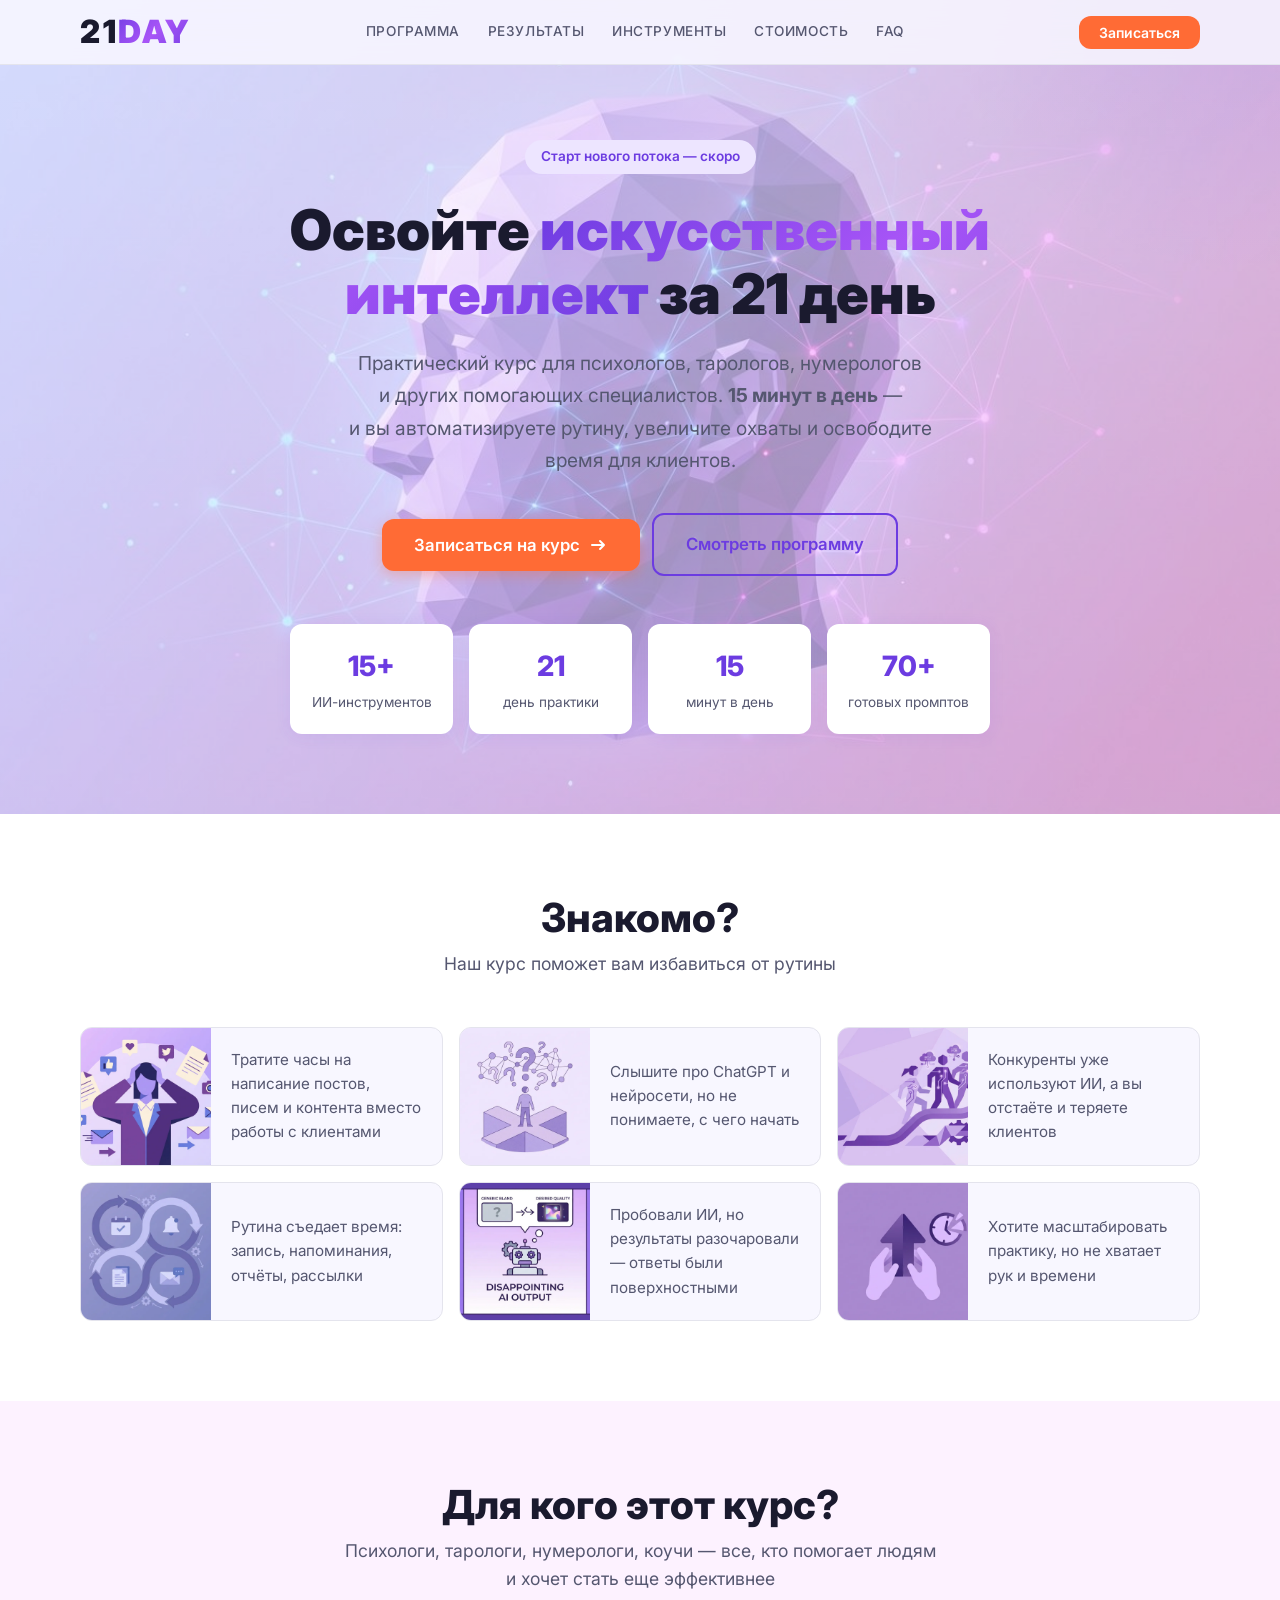
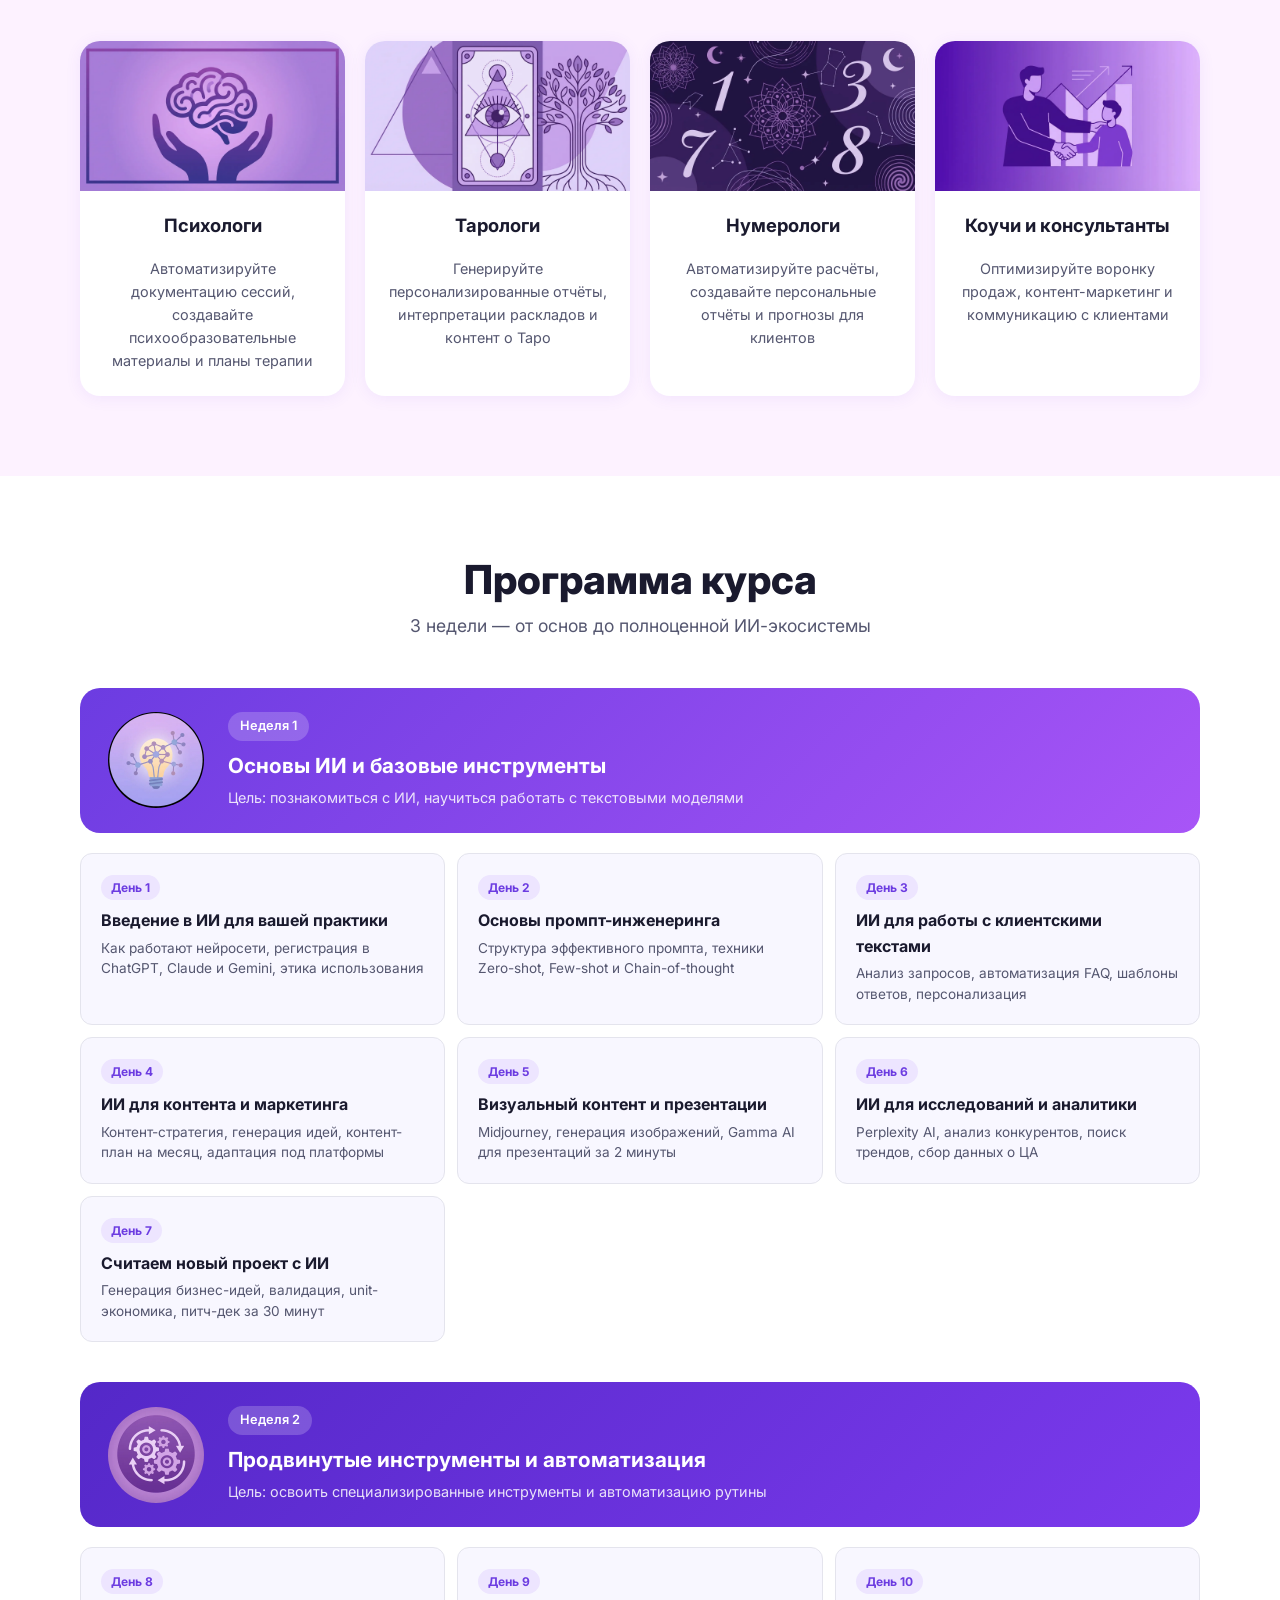
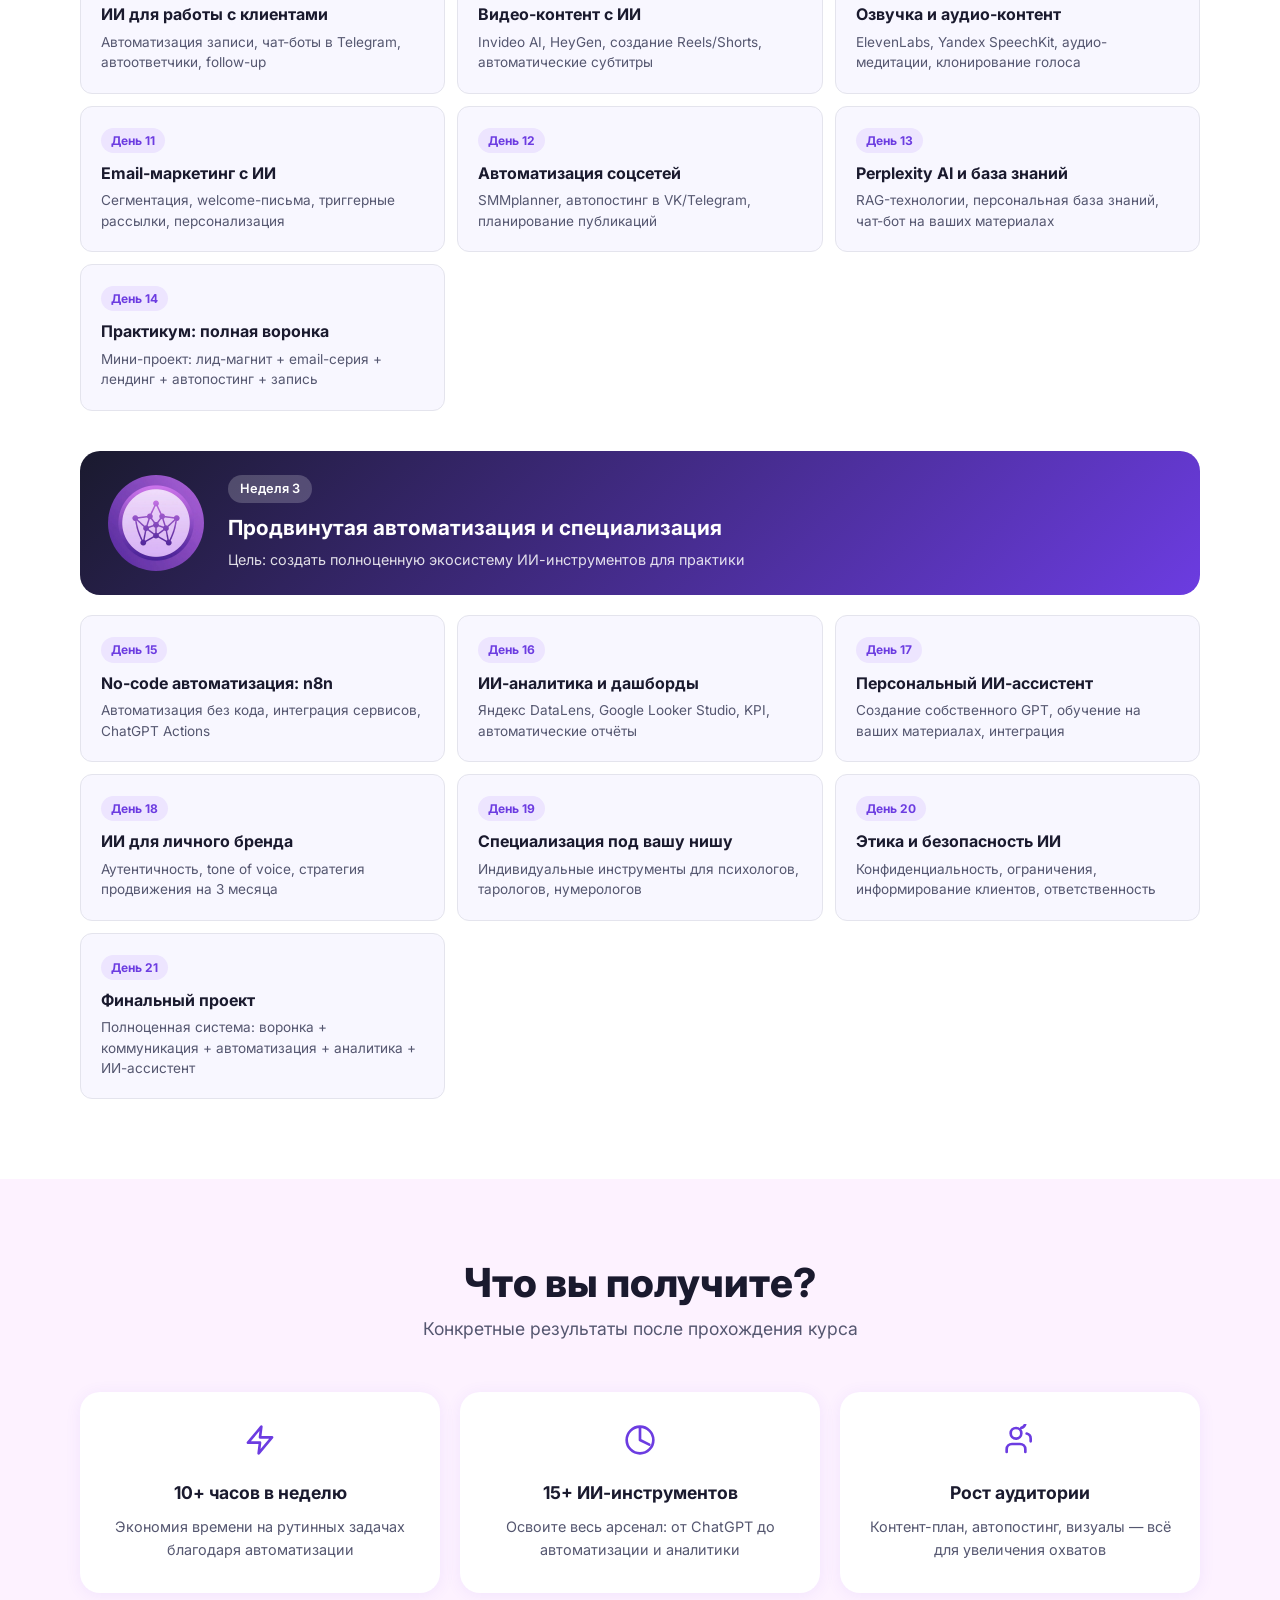
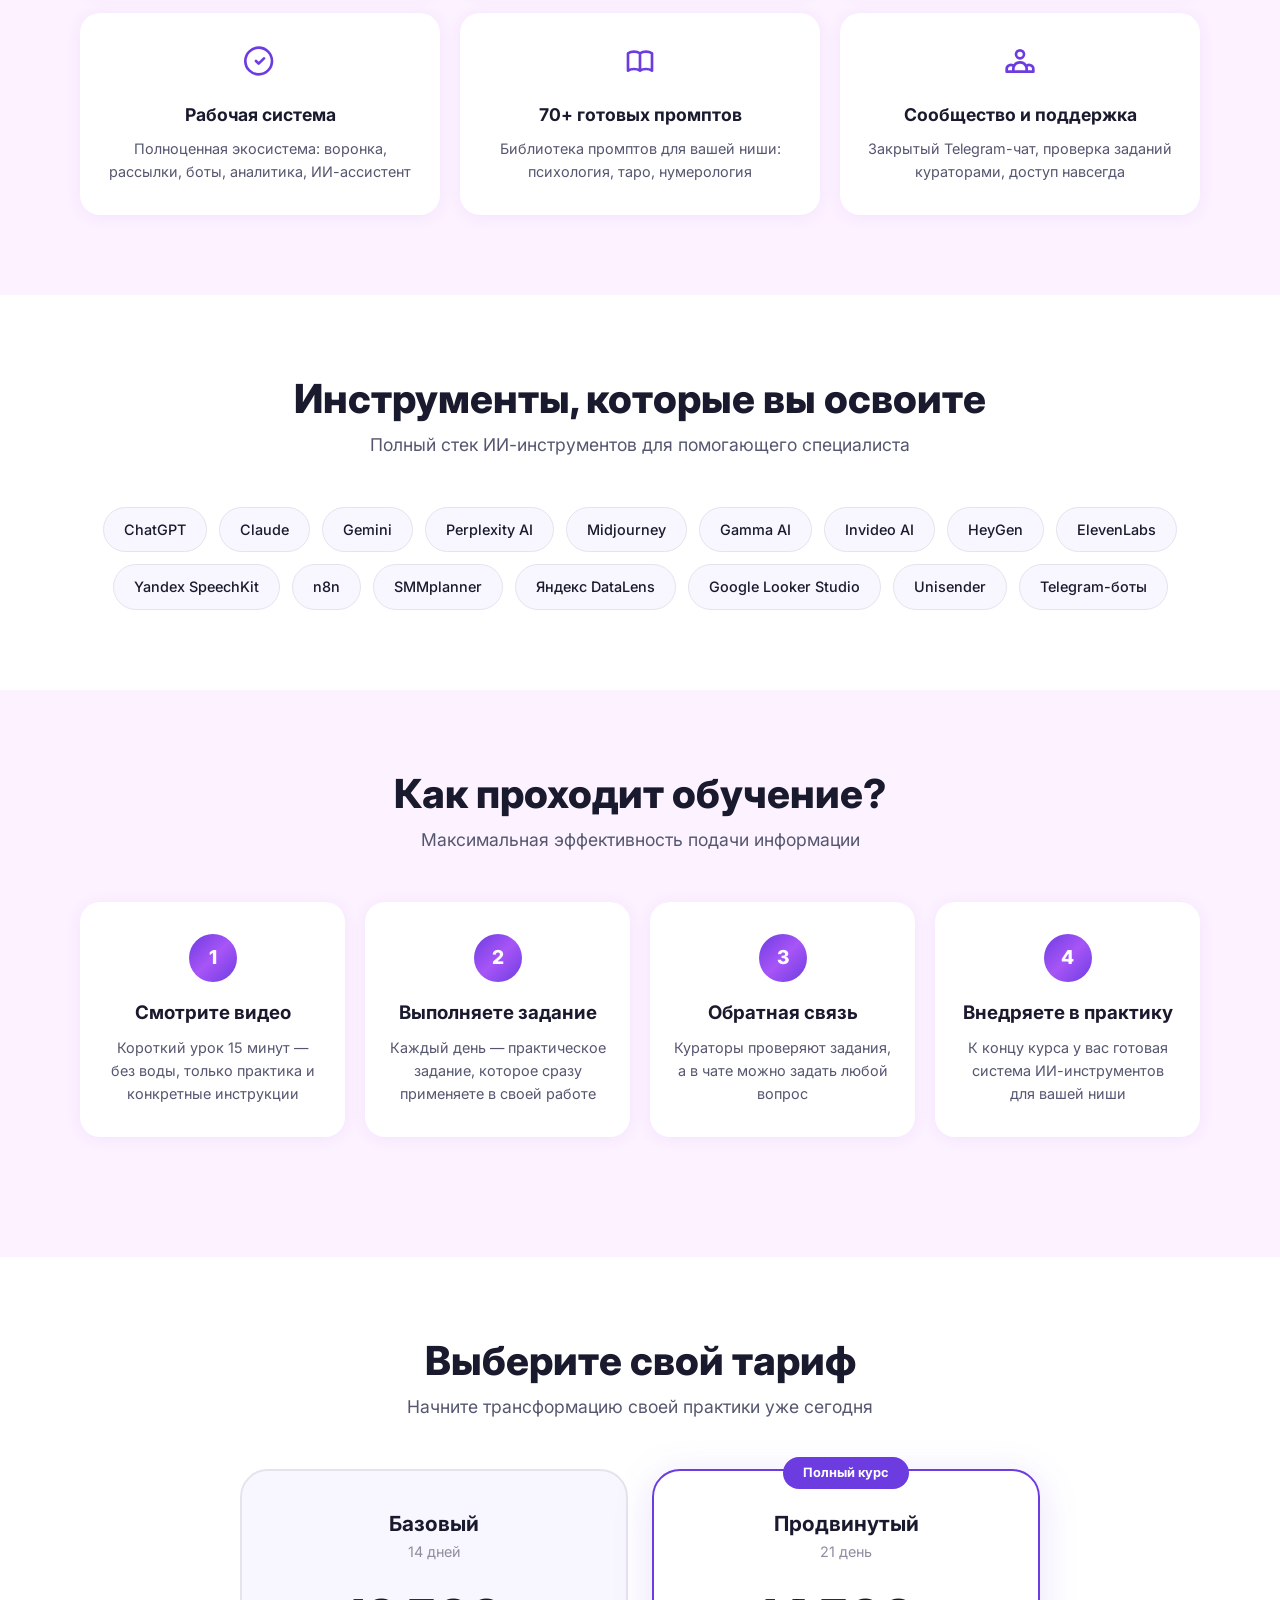
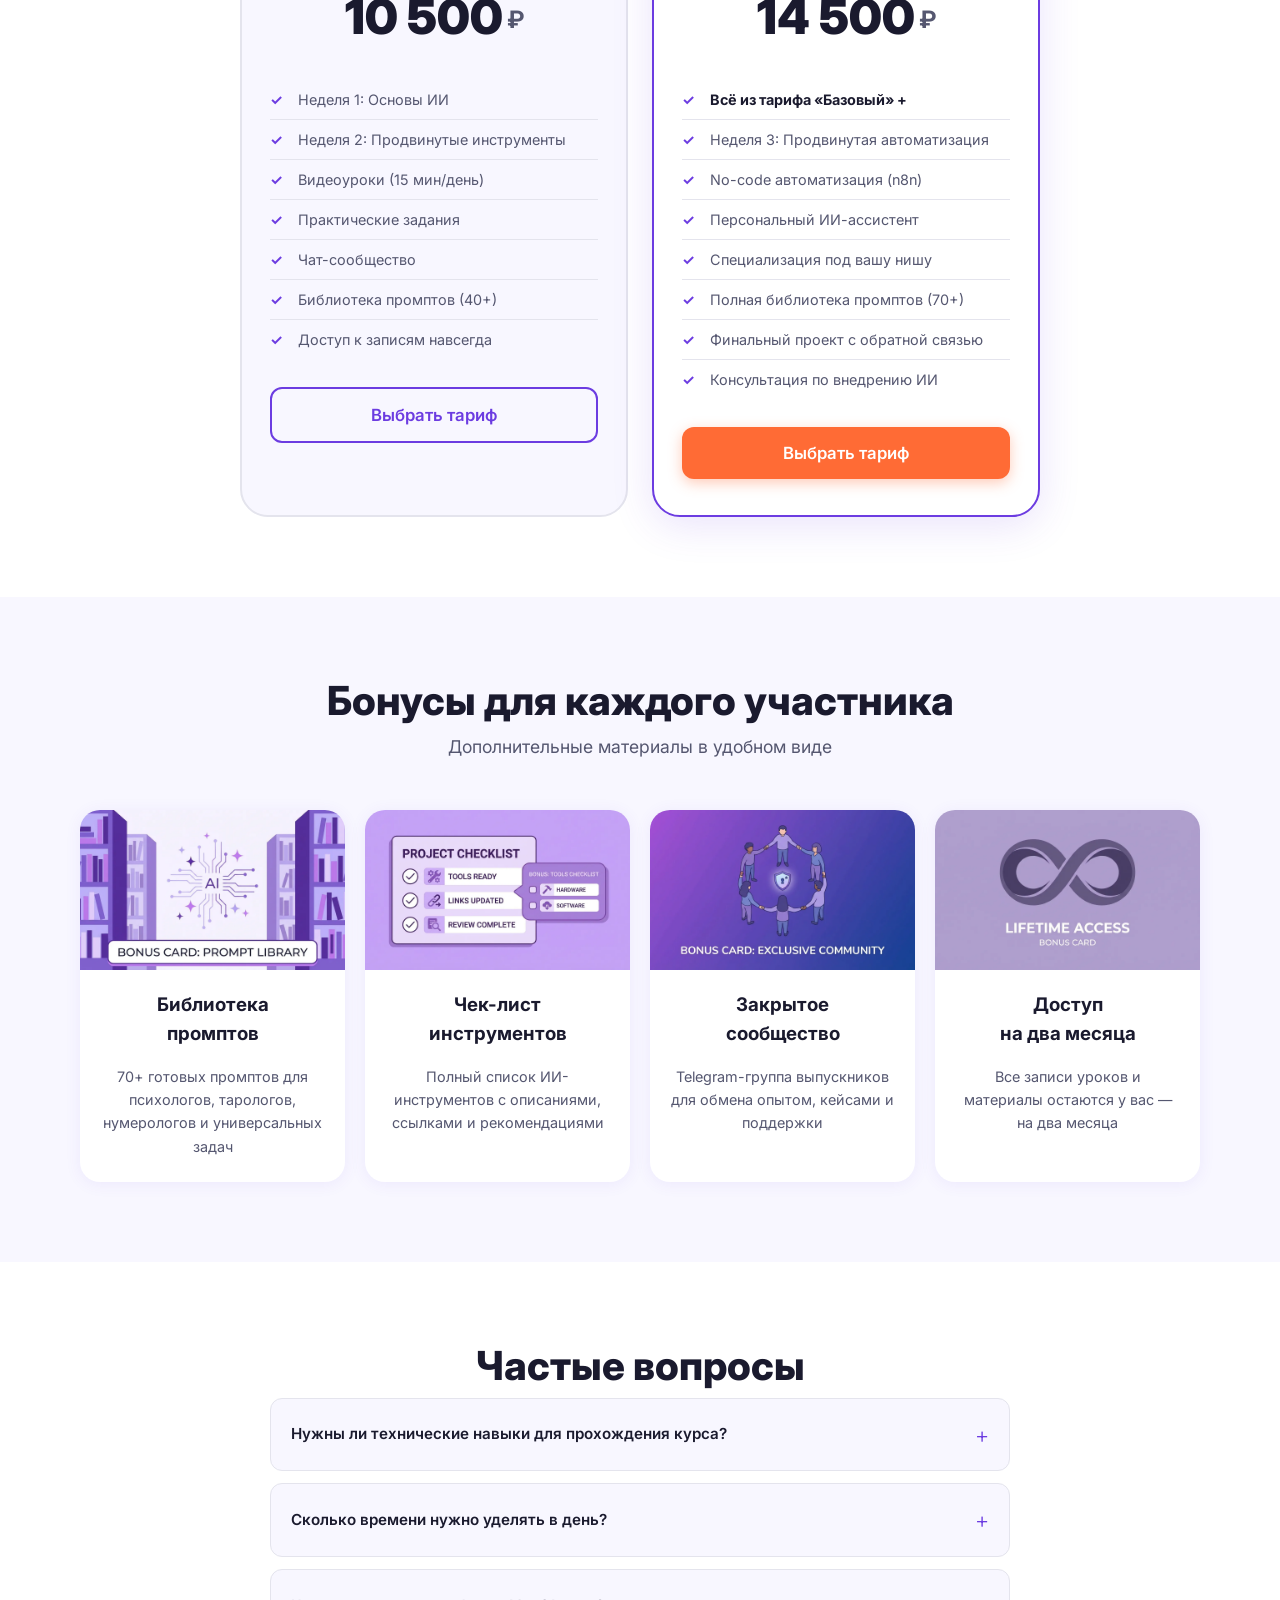
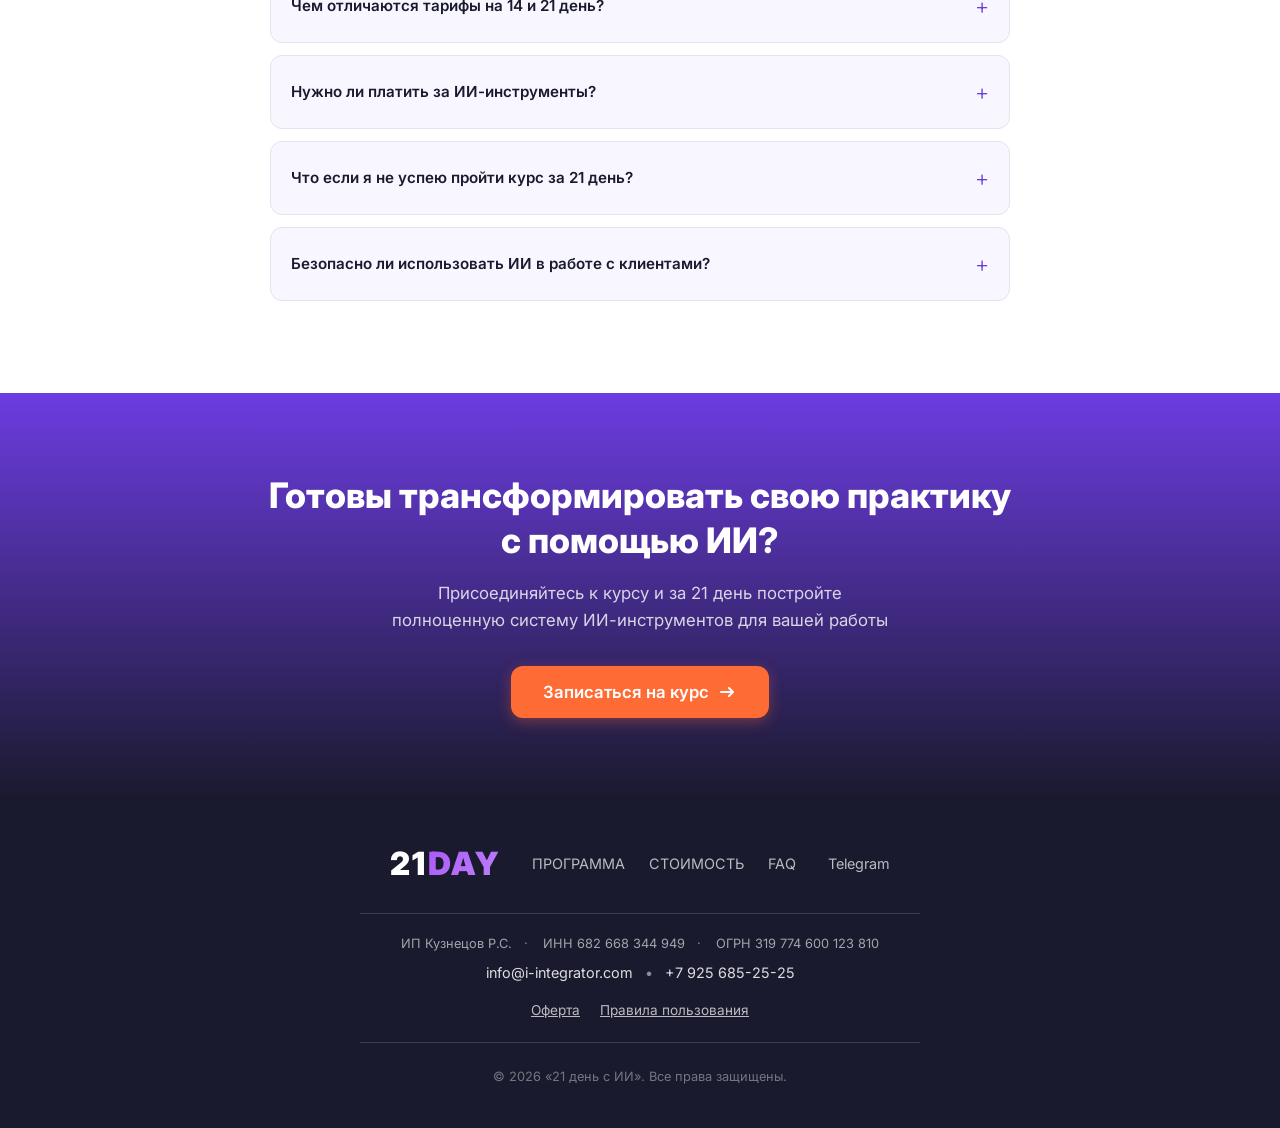
<file: index.html>
<!DOCTYPE html>
<html lang="ru">
<head>
  <meta charset="UTF-8">
  <meta name="viewport" content="width=device-width, initial-scale=1.0">
  <meta name="description" content="21-дневный курс по ИИ для помогающих специалистов. От новичка до уверенного пользователя за 15 минут в день.">
  <meta name="keywords" content="ИИ курс, искусственный интеллект, помогающие специалисты, психолог, таролог, нумеролог, ChatGPT, автоматизация">
  <title>21DAY — Курс по ИИ для помогающих специалистов</title>

  <!-- Open Graph / соцсети -->
  <meta property="og:type" content="website">
  <meta property="og:title" content="21DAY — Курс по ИИ для помогающих специалистов">
  <meta property="og:description" content="21-дневный курс. От новичка до уверенного пользователя за 15 минут в день. Психологи, тарологи, нумерологи.">
  <meta property="og:image" content="https://promo.21day.club/images/hero.jpg">
  <meta property="og:url" content="https://promo.21day.club">
  <meta property="og:locale" content="ru_RU">

  <!-- Google Fonts: Inter (clean, modern) -->
  <link rel="preconnect" href="https://fonts.googleapis.com">
  <link rel="preconnect" href="https://fonts.gstatic.com" crossorigin>
  <link href="https://fonts.googleapis.com/css2?family=Inter:wght@400;500;600;700;800;900&display=swap" rel="stylesheet">

  <link rel="stylesheet" href="styles.css">

  <link rel="icon" type="image/png" href="images/favicon.png">
</head>
<body>

<!-- ============================================
     НАВИГАЦИЯ
     ============================================ -->
<header class="header" id="header">
  <div class="container header__inner">
    <a href="#" class="header__logo"><span class="logo-21">21</span><span class="logo-day">DAY</span></a>
    <nav class="header__nav" id="nav">
      <a href="#program" class="header__link">ПРОГРАММА</a>
      <a href="#results" class="header__link">РЕЗУЛЬТАТЫ</a>
      <a href="#tools" class="header__link">ИНСТРУМЕНТЫ</a>
      <a href="#pricing" class="header__link">СТОИМОСТЬ</a>
      <a href="#faq" class="header__link">FAQ</a>
    </nav>
    <button class="header__cta btn btn--sm" onclick="openModal()">Записаться</button>
    <button class="header__burger" id="burger" aria-label="Меню">
      <span></span><span></span><span></span>
    </button>
  </div>
</header>

<!-- ============================================
     HERO — ATTENTION (AIDA)
     ============================================ -->
<section class="hero" role="banner" id="heroSection">
  <div class="hero__bg" aria-hidden="true" id="heroBg"></div>
  <div class="container hero__inner">
    <div class="hero__badge">Старт нового потока — скоро</div>
    <h1 class="hero__title">
      Освойте <span class="gradient-text">искусственный интеллект</span> за 21 день
    </h1>
    <p class="hero__subtitle">
      Практический курс для психологов, тарологов, нумерологов и&nbsp;других помогающих специалистов. 
      <strong>15 минут в день</strong> — и&nbsp;вы&nbsp;автоматизируете рутину, увеличите охваты и&nbsp;освободите время для&nbsp;клиентов.
    </p>
    <div class="hero__actions">
      <button class="btn btn--primary btn--lg" onclick="openModal()">
        Записаться на курс
        <svg width="20" height="20" viewBox="0 0 20 20" fill="none"><path d="M4 10h12m0 0l-4-4m4 4l-4 4" stroke="currentColor" stroke-width="2" stroke-linecap="round" stroke-linejoin="round"/></svg>
      </button>
      <a href="#program" class="btn btn--outline btn--lg">Смотреть программу</a>
    </div>
    <div class="hero__stats">
      <div class="stat">
        <span class="stat__number">15+</span>
        <span class="stat__label">ИИ-инструментов</span>
      </div>
      <div class="stat">
        <span class="stat__number">21</span>
        <span class="stat__label">день практики</span>
      </div>
      <div class="stat">
        <span class="stat__number">15</span>
        <span class="stat__label">минут в день</span>
      </div>
      <div class="stat">
        <span class="stat__number">70+</span>
        <span class="stat__label">готовых промптов</span>
      </div>
    </div>
  </div>
  <div class="hero__bg-glow" aria-hidden="true"></div>
</section>

<!-- ============================================
     ПРОБЛЕМЫ ЦА — INTEREST (AIDA)
     ============================================ -->
<section class="problems" id="problems">
  <div class="container">
    <h2 class="section-title">Знакомо?</h2>
    <p class="section-subtitle">Наш курс поможет вам избавиться от рутины</p>
    <div class="problems__grid">
      <div class="problem-card"><div class="problem-card__img"><img src="images/problem-time.webp" alt="" loading="lazy"></div><div class="problem-card__text"><p>Тратите часы на написание постов, писем и&nbsp;контента вместо работы с&nbsp;клиентами</p></div></div>
      <div class="problem-card"><div class="problem-card__img"><img src="images/problem-start.webp" alt="" loading="lazy"></div><div class="problem-card__text"><p>Слышите про ChatGPT и&nbsp;нейросети, но&nbsp;не&nbsp;понимаете, с&nbsp;чего начать</p></div></div>
      <div class="problem-card"><div class="problem-card__img"><img src="images/problem-competition.webp" alt="" loading="lazy"></div><div class="problem-card__text"><p>Конкуренты уже используют ИИ, а&nbsp;вы&nbsp;отстаёте и&nbsp;теряете клиентов</p></div></div>
      <div class="problem-card"><div class="problem-card__img"><img src="images/problem-routine.webp" alt="" loading="lazy"></div><div class="problem-card__text"><p>Рутина съедает время: запись, напоминания, отчёты, рассылки</p></div></div>
      <div class="problem-card"><div class="problem-card__img"><img src="images/problem-disappointing.webp" alt="" loading="lazy"></div><div class="problem-card__text"><p>Пробовали ИИ, но&nbsp;результаты разочаровали — ответы были поверхностными</p></div></div>
      <div class="problem-card"><div class="problem-card__img"><img src="images/problem-scale.webp" alt="" loading="lazy"></div><div class="problem-card__text"><p>Хотите масштабировать практику, но&nbsp;не&nbsp;хватает рук и&nbsp;времени</p></div></div>
    </div>
  </div>
</section>

<!-- ============================================
     ДЛЯ КОГО — INTEREST (AIDA)
     ============================================ -->
<section class="for-whom">
  <div class="container">
    <h2 class="section-title">Для кого этот курс?</h2>
    <p class="section-subtitle">Психологи, тарологи, нумерологи, коучи — все, кто помогает людям и хочет стать еще эффективнее</p>
    <div class="for-whom__grid">
      <div class="whom-card">
        <div class="whom-card__img"><img src="images/whom-psychologist.webp" alt="" loading="lazy"></div>
        <h3>Психологи</h3>
        <p>Автоматизируйте документацию сессий, создавайте психообразовательные материалы и&nbsp;планы терапии</p>
      </div>
      <div class="whom-card">
        <div class="whom-card__img"><img src="images/whom-tarot.webp" alt="" loading="lazy"></div>
        <h3>Тарологи</h3>
        <p>Генерируйте персонализированные отчёты, интерпретации раскладов и&nbsp;контент о&nbsp;Таро</p>
      </div>
      <div class="whom-card">
        <div class="whom-card__img"><img src="images/whom-numerologist.webp" alt="" loading="lazy"></div>
        <h3>Нумерологи</h3>
        <p>Автоматизируйте расчёты, создавайте персональные отчёты и&nbsp;прогнозы для&nbsp;клиентов</p>
      </div>
      <div class="whom-card">
        <div class="whom-card__img"><img src="images/whom-coach.webp" alt="" loading="lazy"></div>
        <h3>Коучи и консультанты</h3>
        <p>Оптимизируйте воронку продаж, контент-маркетинг и&nbsp;коммуникацию с&nbsp;клиентами</p>
      </div>
    </div>
  </div>
</section>

<!-- ============================================
     ПРОГРАММА КУРСА — INTEREST/DESIRE (AIDA)
     ============================================ -->
<section class="program" id="program">
  <div class="container">
    <h2 class="section-title">Программа курса</h2>
    <p class="section-subtitle">3 недели — от основ до полноценной ИИ-экосистемы</p>

    <!-- Неделя 1 -->
    <div class="week">
      <div class="week__header week__header--1">
        <div class="week__icon"><img src="images/week-1.webp" alt="" loading="lazy"></div>
        <div class="week__content">
        <span class="week__number">Неделя 1</span>
        <h3 class="week__title">Основы ИИ и базовые инструменты</h3>
        <p class="week__goal">Цель: познакомиться с ИИ, научиться работать с текстовыми моделями</p>
        </div>
      </div>
      <div class="week__days">
        <div class="day-card">
          <span class="day-card__num">День 1</span>
          <h4>Введение в ИИ для вашей практики</h4>
          <p>Как работают нейросети, регистрация в ChatGPT, Claude и Gemini, этика использования</p>
        </div>
        <div class="day-card">
          <span class="day-card__num">День 2</span>
          <h4>Основы промпт-инженеринга</h4>
          <p>Структура эффективного промпта, техники Zero-shot, Few-shot и Chain-of-thought</p>
        </div>
        <div class="day-card">
          <span class="day-card__num">День 3</span>
          <h4>ИИ для работы с клиентскими текстами</h4>
          <p>Анализ запросов, автоматизация FAQ, шаблоны ответов, персонализация</p>
        </div>
        <div class="day-card">
          <span class="day-card__num">День 4</span>
          <h4>ИИ для контента и маркетинга</h4>
          <p>Контент-стратегия, генерация идей, контент-план на месяц, адаптация под платформы</p>
        </div>
        <div class="day-card">
          <span class="day-card__num">День 5</span>
          <h4>Визуальный контент и презентации</h4>
          <p>Midjourney, генерация изображений, Gamma AI для презентаций за 2 минуты</p>
        </div>
        <div class="day-card">
          <span class="day-card__num">День 6</span>
          <h4>ИИ для исследований и аналитики</h4>
          <p>Perplexity AI, анализ конкурентов, поиск трендов, сбор данных о ЦА</p>
        </div>
        <div class="day-card">
          <span class="day-card__num">День 7</span>
          <h4>Считаем новый проект с ИИ</h4>
          <p>Генерация бизнес-идей, валидация, unit-экономика, питч-дек за 30 минут</p>
        </div>
      </div>
    </div>

    <!-- Неделя 2 -->
    <div class="week">
      <div class="week__header week__header--2">
        <div class="week__icon"><img src="images/week-2.webp" alt="" loading="lazy"></div>
        <div class="week__content">
        <span class="week__number">Неделя 2</span>
        <h3 class="week__title">Продвинутые инструменты и автоматизация</h3>
        <p class="week__goal">Цель: освоить специализированные инструменты и автоматизацию рутины</p>
        </div>
      </div>
      <div class="week__days">
        <div class="day-card">
          <span class="day-card__num">День 8</span>
          <h4>ИИ для работы с клиентами</h4>
          <p>Автоматизация записи, чат-боты в Telegram, автоответчики, follow-up</p>
        </div>
        <div class="day-card">
          <span class="day-card__num">День 9</span>
          <h4>Видео-контент с ИИ</h4>
          <p>Invideo AI, HeyGen, создание Reels/Shorts, автоматические субтитры</p>
        </div>
        <div class="day-card">
          <span class="day-card__num">День 10</span>
          <h4>Озвучка и аудио-контент</h4>
          <p>ElevenLabs, Yandex SpeechKit, аудио-медитации, клонирование голоса</p>
        </div>
        <div class="day-card">
          <span class="day-card__num">День 11</span>
          <h4>Email-маркетинг с ИИ</h4>
          <p>Сегментация, welcome-письма, триггерные рассылки, персонализация</p>
        </div>
        <div class="day-card">
          <span class="day-card__num">День 12</span>
          <h4>Автоматизация соцсетей</h4>
          <p>SMMplanner, автопостинг в VK/Telegram, планирование публикаций</p>
        </div>
        <div class="day-card">
          <span class="day-card__num">День 13</span>
          <h4>Perplexity AI и база знаний</h4>
          <p>RAG-технологии, персональная база знаний, чат-бот на ваших материалах</p>
        </div>
        <div class="day-card">
          <span class="day-card__num">День 14</span>
          <h4>Практикум: полная воронка</h4>
          <p>Мини-проект: лид-магнит + email-серия + лендинг + автопостинг + запись</p>
        </div>
      </div>
    </div>

    <!-- Неделя 3 -->
    <div class="week">
      <div class="week__header week__header--3">
        <div class="week__icon"><img src="images/week-3.webp" alt="" loading="lazy"></div>
        <div class="week__content">
        <span class="week__number">Неделя 3</span>
        <h3 class="week__title">Продвинутая автоматизация и специализация</h3>
        <p class="week__goal">Цель: создать полноценную экосистему ИИ-инструментов для практики</p>
        </div>
      </div>
      <div class="week__days">
        <div class="day-card">
          <span class="day-card__num">День 15</span>
          <h4>No-code автоматизация: n8n</h4>
          <p>Автоматизация без кода, интеграция сервисов, ChatGPT Actions</p>
        </div>
        <div class="day-card">
          <span class="day-card__num">День 16</span>
          <h4>ИИ-аналитика и дашборды</h4>
          <p>Яндекс DataLens, Google Looker Studio, KPI, автоматические отчёты</p>
        </div>
        <div class="day-card">
          <span class="day-card__num">День 17</span>
          <h4>Персональный ИИ-ассистент</h4>
          <p>Создание собственного GPT, обучение на ваших материалах, интеграция</p>
        </div>
        <div class="day-card">
          <span class="day-card__num">День 18</span>
          <h4>ИИ для личного бренда</h4>
          <p>Аутентичность, tone of voice, стратегия продвижения на 3 месяца</p>
        </div>
        <div class="day-card">
          <span class="day-card__num">День 19</span>
          <h4>Специализация под вашу нишу</h4>
          <p>Индивидуальные инструменты для психологов, тарологов, нумерологов</p>
        </div>
        <div class="day-card">
          <span class="day-card__num">День 20</span>
          <h4>Этика и безопасность ИИ</h4>
          <p>Конфиденциальность, ограничения, информирование клиентов, ответственность</p>
        </div>
        <div class="day-card">
          <span class="day-card__num">День 21</span>
          <h4>Финальный проект</h4>
          <p>Полноценная система: воронка + коммуникация + автоматизация + аналитика + ИИ-ассистент</p>
        </div>
      </div>
    </div>
  </div>
</section>

<!-- ============================================
     РЕЗУЛЬТАТЫ — DESIRE (AIDA)
     ============================================ -->
<section class="results" id="results">
  <div class="container">
    <h2 class="section-title">Что вы получите?</h2>
    <p class="section-subtitle">Конкретные результаты после прохождения курса</p>
    <div class="results__grid">
      <div class="result-card">
        <div class="result-card__icon">
          <svg width="32" height="32" viewBox="0 0 24 24" fill="none"><path d="M13 2L3 14h9l-1 8 10-12h-9l1-8z" stroke="currentColor" stroke-width="2" stroke-linecap="round" stroke-linejoin="round"/></svg>
        </div>
        <h3>10+ часов в неделю</h3>
        <p>Экономия времени на рутинных задачах благодаря автоматизации</p>
      </div>
      <div class="result-card">
        <div class="result-card__icon">
          <svg width="32" height="32" viewBox="0 0 24 24" fill="none"><path d="M12 2a10 10 0 100 20 10 10 0 000-20zm0 0v10l7 3.5" stroke="currentColor" stroke-width="2" stroke-linecap="round" stroke-linejoin="round"/></svg>
        </div>
        <h3>15+ ИИ-инструментов</h3>
        <p>Освоите весь арсенал: от ChatGPT до автоматизации и аналитики</p>
      </div>
      <div class="result-card">
        <div class="result-card__icon">
          <svg width="32" height="32" viewBox="0 0 24 24" fill="none"><path d="M16 21v-2a4 4 0 00-4-4H6a4 4 0 00-4 4v2m7-10a4 4 0 100-8 4 4 0 000 8zm11 2v-2a4 4 0 00-3-3.87m-4-12a4 4 0 010 7.75" stroke="currentColor" stroke-width="2" stroke-linecap="round" stroke-linejoin="round"/></svg>
        </div>
        <h3>Рост аудитории</h3>
        <p>Контент-план, автопостинг, визуалы — всё для увеличения охватов</p>
      </div>
      <div class="result-card">
        <div class="result-card__icon">
          <svg width="32" height="32" viewBox="0 0 24 24" fill="none"><path d="M9 12l2 2 4-4m6 2a10 10 0 11-20 0 10 10 0 0120 0z" stroke="currentColor" stroke-width="2" stroke-linecap="round" stroke-linejoin="round"/></svg>
        </div>
        <h3>Рабочая система</h3>
        <p>Полноценная экосистема: воронка, рассылки, боты, аналитика, ИИ-ассистент</p>
      </div>
      <div class="result-card">
        <div class="result-card__icon">
          <svg width="32" height="32" viewBox="0 0 24 24" fill="none"><path d="M12 6.253v13m0-13C10.832 5.477 9.246 5 7.5 5S4.168 5.477 3 6.253v13C4.168 18.477 5.754 18 7.5 18s3.332.477 4.5 1.253m0-13C13.168 5.477 14.754 5 16.5 5c1.747 0 3.332.477 4.5 1.253v13C19.832 18.477 18.247 18 16.5 18c-1.746 0-3.332.477-4.5 1.253" stroke="currentColor" stroke-width="2" stroke-linecap="round" stroke-linejoin="round"/></svg>
        </div>
        <h3>70+ готовых промптов</h3>
        <p>Библиотека промптов для вашей ниши: психология, таро, нумерология</p>
      </div>
      <div class="result-card">
        <div class="result-card__icon">
          <svg width="32" height="32" viewBox="0 0 24 24" fill="none"><path d="M17 20h5v-2a3 3 0 00-5.356-1.857M17 20H7m10 0v-2c0-.656-.126-1.283-.356-1.857M7 20H2v-2a3 3 0 015.356-1.857M7 20v-2c0-.656.126-1.283.356-1.857m0 0a5.002 5.002 0 019.288 0M15 7a3 3 0 11-6 0 3 3 0 016 0z" stroke="currentColor" stroke-width="2" stroke-linecap="round" stroke-linejoin="round"/></svg>
        </div>
        <h3>Сообщество и поддержка</h3>
        <p>Закрытый Telegram-чат, проверка заданий кураторами, доступ навсегда</p>
      </div>
    </div>
  </div>
</section>

<!-- ============================================
     ИНСТРУМЕНТЫ — DESIRE (AIDA)
     ============================================ -->
<section class="tools" id="tools">
  <div class="container">
    <h2 class="section-title">Инструменты, которые вы освоите</h2>
    <p class="section-subtitle">Полный стек ИИ-инструментов для помогающего специалиста</p>
    <div class="tools__grid">
      <div class="tool-tag">ChatGPT</div>
      <div class="tool-tag">Claude</div>
      <div class="tool-tag">Gemini</div>
      <div class="tool-tag">Perplexity AI</div>
      <div class="tool-tag">Midjourney</div>
      <div class="tool-tag">Gamma AI</div>
      <div class="tool-tag">Invideo AI</div>
      <div class="tool-tag">HeyGen</div>
      <div class="tool-tag">ElevenLabs</div>
      <div class="tool-tag">Yandex SpeechKit</div>
      <div class="tool-tag">n8n</div>
      <div class="tool-tag">SMMplanner</div>
      <div class="tool-tag">Яндекс DataLens</div>
      <div class="tool-tag">Google Looker Studio</div>
      <div class="tool-tag">Unisender</div>
      <div class="tool-tag">Telegram-боты</div>
    </div>
  </div>
</section>

<!-- ============================================
     МЕТОДИКА — DESIRE (AIDA)
     ============================================ -->
<section class="method">
  <div class="container">
    <h2 class="section-title">Как проходит обучение?</h2>
    <p class="section-subtitle">Максимальная эффективность подачи информации</p>
    <div class="method__grid">
      <div class="method-card">
        <div class="method-card__step">1</div>
        <h3>Смотрите видео</h3>
        <p>Короткий урок 15 минут — без воды, только практика и конкретные инструкции</p>
      </div>
      <div class="method-card">
        <div class="method-card__step">2</div>
        <h3>Выполняете задание</h3>
        <p>Каждый день — практическое задание, которое сразу применяете в своей работе</p>
      </div>
      <div class="method-card">
        <div class="method-card__step">3</div>
        <h3>Обратная связь</h3>
        <p>Кураторы проверяют задания, а в чате можно задать любой вопрос</p>
      </div>
      <div class="method-card">
        <div class="method-card__step">4</div>
        <h3>Внедряете в практику</h3>
        <p>К концу курса у вас готовая система ИИ-инструментов для вашей ниши</p>
      </div>
    </div>
  </div>
</section>

<!-- ============================================
     ТАРИФЫ — ACTION (AIDA)
     ============================================ -->
<section class="pricing" id="pricing">
  <div class="container">
    <h2 class="section-title">Выберите свой тариф</h2>
    <p class="section-subtitle">Начните трансформацию своей практики уже сегодня</p>
    <div class="pricing__grid">

      <!-- Тариф 14 дней -->
      <div class="price-card">
        <div class="price-card__header">
          <h3 class="price-card__name">Базовый</h3>
          <p class="price-card__duration">14 дней</p>
        </div>
        <div class="price-card__price">
          <!-- ЦЕНА: измените здесь -->
          <span class="price-card__amount">10 500</span>
          <span class="price-card__currency">₽</span>
        </div>
        <ul class="price-card__features">
          <li>Неделя 1: Основы ИИ</li>
          <li>Неделя 2: Продвинутые инструменты</li>
          <li>Видеоуроки (15 мин/день)</li>
          <li>Практические задания</li>
          <li>Чат-сообщество</li>
          <li>Библиотека промптов (40+)</li>
          <li>Доступ к записям навсегда</li>
        </ul>
        <button class="btn btn--outline btn--lg btn--full" onclick="openModal('14 дней — 10 500 ₽')">
          Выбрать тариф
        </button>
      </div>

      <!-- Тариф 21 день -->
      <div class="price-card price-card--popular">
        <div class="price-card__badge">Полный курс</div>
        <div class="price-card__header">
          <h3 class="price-card__name">Продвинутый</h3>
          <p class="price-card__duration">21 день</p>
        </div>
        <div class="price-card__price">
          <!-- ЦЕНА: измените здесь -->
          <span class="price-card__amount">14 500</span>
          <span class="price-card__currency">₽</span>
        </div>
        <ul class="price-card__features">
          <li><strong>Всё из тарифа «Базовый» +</strong></li>
          <li>Неделя 3: Продвинутая автоматизация</li>
          <li>No-code автоматизация (n8n)</li>
          <li>Персональный ИИ-ассистент</li>
          <li>Специализация под вашу нишу</li>
          <li>Полная библиотека промптов (70+)</li>
          <li>Финальный проект с обратной связью</li>
          <li>Консультация по внедрению ИИ</li>
        </ul>
        <button class="btn btn--primary btn--lg btn--full" onclick="openModal('21 день — 14 500 ₽')">
          Выбрать тариф
        </button>
      </div>
    </div>
  </div>
</section>

<!-- ============================================
     БОНУСЫ
     ============================================ -->
<section class="bonuses">
  <div class="container">
    <h2 class="section-title">Бонусы для каждого участника</h2>
    <p class="section-subtitle">Дополнительные материалы в удобном виде</p>
    <div class="bonuses__grid">
      <div class="bonus-card">
        <div class="bonus-card__img"><img src="images/bonus-library.webp" alt="" loading="lazy"></div>
        <h3>Библиотека<br>промптов</h3>
        <p>70+ готовых промптов для психологов, тарологов, нумерологов и универсальных задач</p>
      </div>
      <div class="bonus-card">
        <div class="bonus-card__img"><img src="images/bonus-checklist.webp" alt="" loading="lazy"></div>
        <h3>Чек-лист<br>инструментов</h3>
        <p>Полный список ИИ-инструментов с описаниями, ссылками и рекомендациями</p>
      </div>
      <div class="bonus-card">
        <div class="bonus-card__img"><img src="images/bonus-community.webp" alt="" loading="lazy"></div>
        <h3>Закрытое<br>сообщество</h3>
        <p>Telegram-группа выпускников для обмена опытом, кейсами и поддержки</p>
      </div>
      <div class="bonus-card">
        <div class="bonus-card__img"><img src="images/bonus-forever.webp" alt="" loading="lazy"></div>
        <h3>Доступ<br>на два месяца</h3>
        <p>Все записи уроков и материалы остаются у вас — на два месяца</p>
      </div>
    </div>
  </div>
</section>

<!-- ============================================
     FAQ — DESIRE/ACTION (AIDA)
     ============================================ -->
<section class="faq" id="faq">
  <div class="container">
    <h2 class="section-title">Частые вопросы</h2>
    <div class="faq__list">
      <details class="faq-item">
        <summary class="faq-item__question">Нужны ли технические навыки для прохождения курса?</summary>
        <p class="faq-item__answer">Нет! Курс создан специально для людей без технического бэкграунда. Все инструменты — no-code, мы всё показываем пошагово. Если вы умеете пользоваться браузером и мессенджерами — вы справитесь.</p>
      </details>
      <details class="faq-item">
        <summary class="faq-item__question">Сколько времени нужно уделять в день?</summary>
        <p class="faq-item__answer">15 минут на просмотр видеоурока + 30-60 минут на практическое задание. Итого около 1 часа в день. Все задания сразу применимы к вашей реальной практике.</p>
      </details>
      <details class="faq-item">
        <summary class="faq-item__question">Чем отличаются тарифы на 14 и 21 день?</summary>
        <p class="faq-item__answer">Тариф на 14 дней включает первые две недели: основы ИИ и продвинутые инструменты. Тариф на 21 день добавляет третью неделю с no-code автоматизацией, созданием персонального ИИ-ассистента, специализацией под вашу нишу и финальным проектом.</p>
      </details>
      <details class="faq-item">
        <summary class="faq-item__question">Нужно ли платить за ИИ-инструменты?</summary>
        <p class="faq-item__answer">Большинство инструментов в курсе бесплатны или имеют бесплатные тарифы, достаточные для обучения. Мы подбираем доступные российские аналоги где это возможно.</p>
      </details>
      <details class="faq-item">
        <summary class="faq-item__question">Что если я не успею пройти курс за 21 день?</summary>
        <p class="faq-item__answer">Доступ к записям уроков и материалам остаётся у вас навсегда. Вы можете проходить курс в своём темпе. Чат-сообщество также продолжает работать после окончания курса.</p>
      </details>
      <details class="faq-item">
        <summary class="faq-item__question">Безопасно ли использовать ИИ в работе с клиентами?</summary>
        <p class="faq-item__answer">Этому посвящён отдельный урок (День 20). Мы учим этичному использованию ИИ: защита данных клиентов, информирование об использовании ИИ, понимание ограничений. ИИ — это инструмент, который помогает специалисту, а не заменяет его.</p>
      </details>
    </div>
  </div>
</section>

<!-- ============================================
     ФИНАЛЬНЫЙ CTA — ACTION (AIDA)
     ============================================ -->
<section class="final-cta">
  <div class="container final-cta__inner">
    <h2>Готовы трансформировать свою практику<br>с&nbsp;помощью&nbsp;ИИ?</h2>
    <p>Присоединяйтесь к курсу и за 21 день постройте полноценную систему ИИ-инструментов для вашей работы</p>
    <button class="btn btn--primary btn--lg" onclick="openModal()">
      Записаться на курс
      <svg width="20" height="20" viewBox="0 0 20 20" fill="none"><path d="M4 10h12m0 0l-4-4m4 4l-4 4" stroke="currentColor" stroke-width="2" stroke-linecap="round" stroke-linejoin="round"/></svg>
    </button>
  </div>
</section>

<!-- ============================================
     ФУТЕР
     ============================================ -->
<footer class="footer">
  <div class="container footer__inner">
    <div class="footer__top">
      <div class="footer__brand"><span class="logo-21">21</span><span class="logo-day">DAY</span></div>
      <nav class="footer__links">
        <a href="#program">ПРОГРАММА</a>
        <a href="#pricing">СТОИМОСТЬ</a>
        <a href="#faq">FAQ</a>
      </nav>
      <div class="footer__contacts">
        <a href="https://t.me/+Ntq3uKG5OoY2MzAy" target="_blank" rel="noopener">Telegram</a>
      </div>
    </div>
    <div class="footer__legal">
      <div class="footer__requisites">
        <span class="footer__req-item">ИП Кузнецов Р.С.</span>
        <span class="footer__req-item">ИНН 682 668 344 949</span>
        <span class="footer__req-item">ОГРН 319 774 600 123 810</span>
      </div>
      <p class="footer__contact-info">
        <a href="mailto:info@i-integrator.com">info@i-integrator.com</a>
        <span class="footer__sep">•</span>
        <a href="tel:+79256852525">+7 925 685-25-25</a>
      </p>
      <div class="footer__docs">
        <a href="oferta.pdf" target="_blank" rel="noopener">Оферта</a>
        <a href="#" onclick="openRulesModal(); return false;">Правила пользования</a>
      </div>
    </div>
    <p class="footer__copy">&copy; 2026 «21 день с ИИ». Все права защищены.</p>
  </div>
</footer>

<!-- Модальное окно: Правила пользования -->
<div class="modal-overlay" id="rulesModalOverlay">
  <div class="modal modal--rules" id="rulesModal">
    <button class="modal__close" onclick="closeRulesModal()" aria-label="Закрыть">&times;</button>
    <h2 class="modal__title">Правила пользования сайтом</h2>
    <div class="modal__rules-content">
      <ol>
        <li>Сайт предназначен для ознакомления с информацией о курсе «21 день с ИИ» и оформления заявки на участие.</li>
        <li>При заполнении формы записи вы предоставляете достоверные контактные данные. Мы используем их только для связи по вопросам курса.</li>
        <li>Оплата производится через платёжную систему Робокасса. Безопасность платежей обеспечивается протоколом SSL.</li>
        <li>После оплаты доступ к материалам курса предоставляется в течение 24 часов на указанный при регистрации email.</li>
        <li>Запрещается копировать, распространять и использовать материалы курса в коммерческих целях без письменного согласия правообладателя.</li>
        <li>Используя сайт, вы соглашаетесь с <a href="oferta.pdf" target="_blank">офертой</a> и настоящими правилами.</li>
      </ol>
    </div>
    <button class="btn btn--outline btn--lg" onclick="closeRulesModal()">Закрыть</button>
  </div>
</div>

<!-- ============================================
     МОДАЛЬНОЕ ОКНО ЗАПИСИ
     ============================================ -->
<div class="modal-overlay" id="modalOverlay">
  <div class="modal" id="modal" role="dialog" aria-modal="true" aria-labelledby="modalTitle">
    <button class="modal__close" onclick="closeModal()" aria-label="Закрыть">&times;</button>
    <h2 id="modalTitle" class="modal__title">Запись на курс</h2>
    <p class="modal__selected-plan" id="selectedPlan"></p>

    <form class="modal__form" id="enrollForm" onsubmit="handleSubmit(event)">
      <div class="form-group">
        <label for="userName">Ваше имя</label>
        <input type="text" id="userName" name="name" required placeholder="Анна">
      </div>
      <div class="form-group">
        <label for="userEmail">Email</label>
        <input type="email" id="userEmail" name="email" required placeholder="anna@example.com">
      </div>
      <div class="form-group">
        <label for="userPhone">Телефон</label>
        <input type="tel" id="userPhone" name="phone" required placeholder="+7 (999) 123-45-67 или другой формат">
      </div>
      <div class="form-group">
        <label for="userPlan">Тариф</label>
        <select id="userPlan" name="plan" required>
          <option value="14">Базовый — 14 дней (10 500 ₽)</option>
          <option value="21" selected>Продвинутый — 21 день (14 500 ₽)</option>
        </select>
      </div>
      <div class="form-group">
        <label for="userSpecialty">Ваша специализация</label>
        <select id="userSpecialty" name="specialty">
          <option value="">Выберите...</option>
          <option value="psychologist">Психолог</option>
          <option value="tarologist">Таролог</option>
          <option value="numerologist">Нумеролог</option>
          <option value="coach">Коуч / Консультант</option>
          <option value="other">Другое</option>
        </select>
      </div>

      <button type="submit" class="btn btn--primary btn--lg btn--full">
        Записаться и оплатить
      </button>
      <p class="modal__note">Оплата через Робокассу. После оплаты вы получите письмо с инструкциями.</p>
    </form>

    <!-- Экран успеха -->
    <div class="modal__success" id="modalSuccess" style="display: none;">
      <div class="modal__success-icon">✓</div>
      <h3>Заявка отправлена!</h3>
      <p>Мы свяжемся с вами в ближайшее время для подтверждения записи и оплаты.</p>
      <button class="btn btn--outline btn--lg" onclick="closeModal()">Закрыть</button>
    </div>
  </div>
</div>

<script src="script.js"></script>
</body>
</html>
</file>
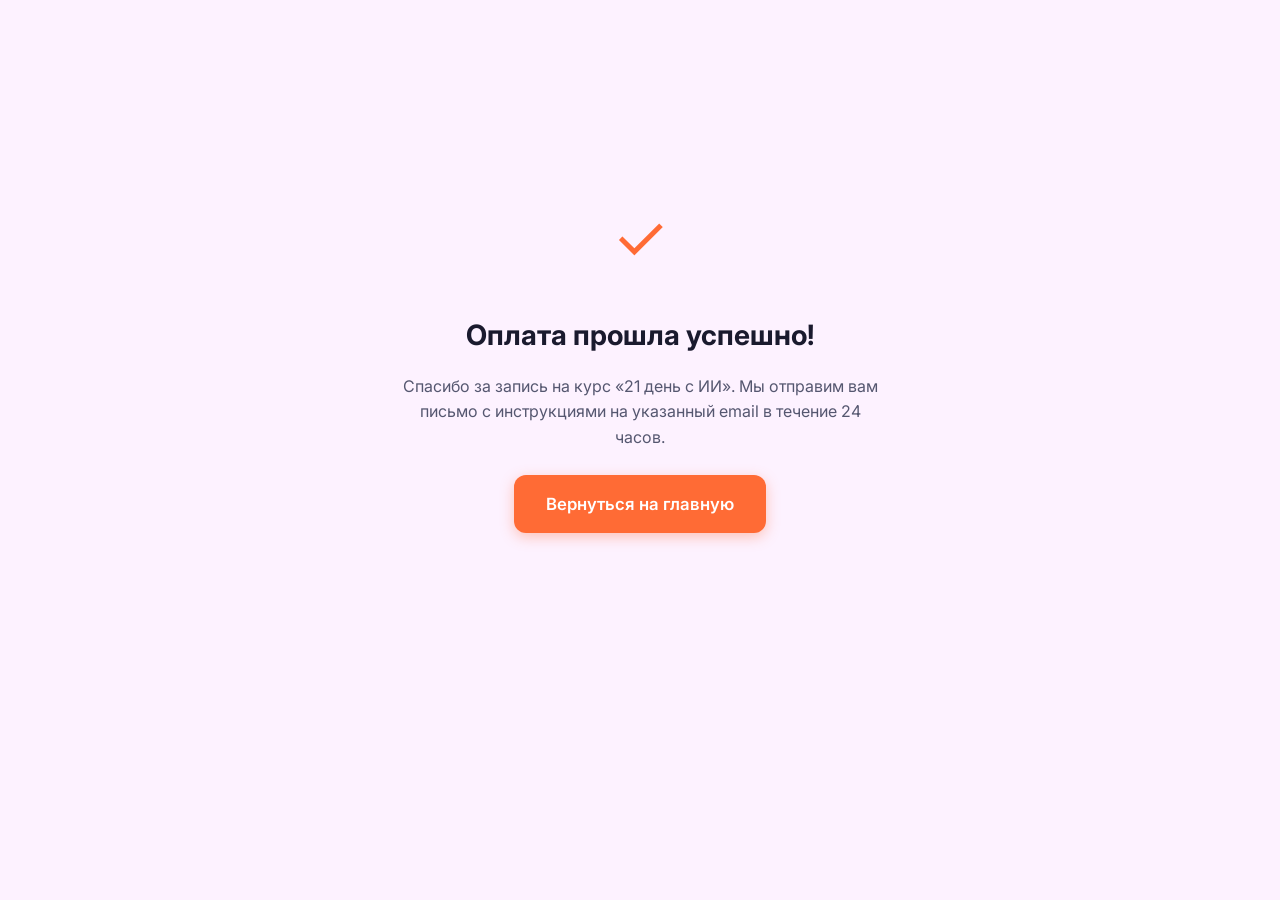
<file: success.html>
<!DOCTYPE html>
<html lang="ru">
<head>
  <meta charset="UTF-8">
  <meta name="viewport" content="width=device-width, initial-scale=1.0">
  <title>Оплата прошла — 21DAY</title>
  <link rel="preconnect" href="https://fonts.googleapis.com">
  <link rel="preconnect" href="https://fonts.gstatic.com" crossorigin>
  <link href="https://fonts.googleapis.com/css2?family=Inter:wght@400;500;600;700;800;900&display=swap" rel="stylesheet">
  <link rel="stylesheet" href="styles.css">
  <link rel="icon" type="image/png" href="images/favicon.png">
  <style>
    .success-page { min-height: 80vh; display: flex; align-items: center; justify-content: center; text-align: center; padding: 40px 20px; }
    .success-page__box { max-width: 480px; }
    .success-page__icon { font-size: 4rem; color: var(--c-accent, #e85d04); margin-bottom: 24px; }
    .success-page h1 { font-size: 1.75rem; margin-bottom: 16px; }
    .success-page p { color: var(--c-text-secondary, #666); margin-bottom: 24px; line-height: 1.6; }
  </style>
</head>
<body>
  <div class="success-page">
    <div class="success-page__box">
      <div class="success-page__icon">✓</div>
      <h1>Оплата прошла успешно!</h1>
      <p>Спасибо за запись на курс «21 день с ИИ». Мы отправим вам письмо с инструкциями на указанный email в течение 24 часов.</p>
      <a href="/" class="btn btn--primary btn--lg">Вернуться на главную</a>
    </div>
  </div>
</body>
</html>
</file>
<file: styles.css>
/* ============================================
   ЦВЕТОВАЯ СХЕМА — измените переменные для кастомизации
   ============================================ */
:root {
  /* Основные цвета */
  --c-primary: #6C3CE1;       /* Фиолетовый — ИИ, инновации */
  --c-primary-dark: #5428C8;
  --c-primary-light: #EDE5FF;
  --c-accent: #FF6B35;        /* Оранжевый — CTA, энергия */
  --c-accent-dark: #E55A25;
  --c-accent-light: #FFF0E9;

  /* Нейтральные */
  --c-bg: #F8F7FF;
  --c-bg-alt: #FFFFFF;
  --c-text: #1A1A2E;
  --c-text-secondary: #555770;
  --c-text-muted: #8E8EA0;
  --c-border: #E4E4ED;
  --c-card-shadow: 0 2px 16px rgba(108, 60, 225, 0.08);
  --c-card-shadow-hover: 0 8px 32px rgba(108, 60, 225, 0.14);

  /* Градиенты */
  --g-primary: linear-gradient(135deg, #6C3CE1 0%, #A855F7 50%, #6C3CE1 100%);
  --g-hero: linear-gradient(180deg, #F8F7FF 0%, #EDE5FF 100%);
  --g-cta: linear-gradient(180deg, #6C3CE1 0%, #1A1A2E 100%);

  /* Шрифт */
  --font: 'Inter', -apple-system, BlinkMacSystemFont, 'Segoe UI', sans-serif;

  /* Радиусы */
  --r-sm: 8px;
  --r-md: 12px;
  --r-lg: 20px;
  --r-xl: 28px;

  /* Размеры контейнера */
  --container-max: 1200px;
  --container-padding: 20px;
}

/* ============================================
   RESET & BASE
   ============================================ */
*,
*::before,
*::after {
  box-sizing: border-box;
  margin: 0;
  padding: 0;
}

html {
  scroll-behavior: smooth;
  -webkit-text-size-adjust: 100%;
}

body {
  font-family: var(--font);
  font-size: 16px;
  line-height: 1.6;
  color: var(--c-text);
  background: #fdf2ff;
  overflow-x: hidden;
  -webkit-font-smoothing: antialiased;
}

img {
  max-width: 100%;
  display: block;
}

a {
  color: var(--c-primary);
  text-decoration: none;
  transition: color 0.2s;
}

a:hover {
  color: var(--c-primary-dark);
}

ul {
  list-style: none;
}

.container {
  max-width: var(--container-max);
  margin: 0 auto;
  padding: 0 var(--container-padding);
}

/* ============================================
   TYPOGRAPHY
   ============================================ */
.section-title {
  font-size: clamp(1.75rem, 4vw, 2.5rem);
  font-weight: 800;
  text-align: center;
  margin-bottom: 0.5rem;
  line-height: 1.2;
}

.section-subtitle {
  text-align: center;
  color: var(--c-text-secondary);
  font-size: 1.1rem;
  margin-bottom: 3rem;
  max-width: 600px;
  margin-left: auto;
  margin-right: auto;
}

.gradient-text {
  background: var(--g-primary);
  -webkit-background-clip: text;
  -webkit-text-fill-color: transparent;
  background-clip: text;
}

/* ============================================
   BUTTONS
   ============================================ */
.btn {
  display: inline-flex;
  align-items: center;
  justify-content: center;
  gap: 8px;
  font-family: var(--font);
  font-weight: 600;
  border: none;
  border-radius: var(--r-md);
  cursor: pointer;
  transition: all 0.25s ease;
  white-space: nowrap;
}

.btn--sm {
  padding: 8px 20px;
  font-size: 0.875rem;
}

.btn--lg {
  padding: 16px 32px;
  font-size: 1.05rem;
}

.btn--full {
  width: 100%;
}

.btn--primary {
  background: var(--c-accent);
  color: #fff;
  box-shadow: 0 4px 14px rgba(255, 107, 53, 0.35);
}

.btn--primary:hover {
  background: var(--c-accent-dark);
  box-shadow: 0 6px 20px rgba(255, 107, 53, 0.45);
  transform: translateY(-2px);
}

.btn--outline {
  background: transparent;
  color: var(--c-primary);
  border: 2px solid var(--c-primary);
}

.btn--outline:hover {
  background: var(--c-primary);
  color: #fff;
  transform: translateY(-2px);
}

/* ============================================
   HEADER
   ============================================ */
.header {
  position: fixed;
  top: 0;
  left: 0;
  right: 0;
  z-index: 1000;
  background: rgba(248, 247, 255, 0.85);
  backdrop-filter: blur(12px);
  -webkit-backdrop-filter: blur(12px);
  border-bottom: 1px solid var(--c-border);
  transition: box-shadow 0.3s;
}

.header--scrolled {
  box-shadow: 0 2px 20px rgba(0, 0, 0, 0.06);
}

.header__inner {
  display: flex;
  align-items: center;
  justify-content: space-between;
  height: 64px;
}

.header__logo {
  font-weight: 900;
  font-size: 2rem;
  letter-spacing: 0.08em;
  text-decoration: none;
  display: flex;
  align-items: center;
}
.logo-21 {
  color: var(--c-text);
}
.logo-day {
  background: var(--g-primary);
  -webkit-background-clip: text;
  -webkit-text-fill-color: transparent;
  background-clip: text;
}
.header__logo:hover .logo-21 {
  color: var(--c-primary);
}

.header__nav {
  display: none;
  gap: 28px;
}

.header__link {
  color: var(--c-text-secondary);
  font-weight: 500;
  font-size: 0.85rem;
  letter-spacing: 0.04em;
  text-transform: uppercase;
  transition: color 0.2s;
}

.header__link:hover {
  color: var(--c-primary);
}

.header__cta {
  display: none;
  background: var(--c-accent);
  color: #fff;
}

.header__cta:hover {
  background: var(--c-accent-dark);
}

.header__burger {
  display: flex;
  flex-direction: column;
  gap: 5px;
  background: none;
  border: none;
  cursor: pointer;
  padding: 4px;
}

.header__burger span {
  width: 24px;
  height: 2px;
  background: var(--c-text);
  border-radius: 2px;
  transition: all 0.3s;
}

.header__burger.active span:nth-child(1) {
  transform: rotate(45deg) translate(5px, 5px);
}

.header__burger.active span:nth-child(2) {
  opacity: 0;
}

.header__burger.active span:nth-child(3) {
  transform: rotate(-45deg) translate(5px, -5px);
}

/* Mobile nav open */
.header__nav.open {
  display: flex;
  flex-direction: column;
  position: absolute;
  top: 64px;
  left: 0;
  right: 0;
  background: var(--c-bg-alt);
  padding: 24px var(--container-padding);
  gap: 16px;
  border-bottom: 1px solid var(--c-border);
  box-shadow: 0 8px 20px rgba(0, 0, 0, 0.06);
}

.header__nav.open .header__link {
  font-size: 1.1rem;
}

/* ============================================
   HERO
   ============================================ */
.hero {
  padding: 100px 0 60px;
  background: var(--g-hero);
  position: relative;
  overflow: hidden;
}

/* Фоновое изображение hero — путь: images/hero.jpg */
.hero__bg {
  position: absolute;
  inset: 0;
  background: url('images/hero.jpg') center center / cover no-repeat;
  opacity: 0.4;
}

.hero__inner {
  text-align: center;
  position: relative;
  z-index: 1;
}

.hero__badge {
  display: inline-block;
  background: var(--c-primary-light);
  color: var(--c-primary);
  font-weight: 600;
  font-size: 0.85rem;
  padding: 6px 16px;
  border-radius: 100px;
  margin-bottom: 24px;
}

.hero__title {
  font-size: clamp(2rem, 6vw, 3.5rem);
  font-weight: 900;
  line-height: 1.15;
  margin-bottom: 20px;
  max-width: 800px;
  margin-left: auto;
  margin-right: auto;
}

.hero__subtitle {
  font-size: clamp(1rem, 2.5vw, 1.2rem);
  color: var(--c-text-secondary);
  max-width: 640px;
  margin: 0 auto 36px;
  line-height: 1.7;
}

.hero__actions {
  display: flex;
  flex-direction: column;
  gap: 12px;
  align-items: center;
  margin-bottom: 48px;
}

.hero__stats {
  display: grid;
  grid-template-columns: repeat(2, 1fr);
  gap: 16px;
  max-width: 500px;
  margin: 0 auto;
}

.stat {
  background: var(--c-bg-alt);
  padding: 20px 16px;
  border-radius: var(--r-md);
  box-shadow: var(--c-card-shadow);
}

.stat__number {
  display: block;
  font-size: 1.75rem;
  font-weight: 800;
  color: var(--c-primary);
}

.stat__label {
  font-size: 0.85rem;
  color: var(--c-text-secondary);
}

.hero__bg-glow {
  position: absolute;
  top: -40%;
  right: -20%;
  width: 600px;
  height: 600px;
  background: radial-gradient(circle, rgba(108, 60, 225, 0.12) 0%, transparent 70%);
  border-radius: 50%;
  pointer-events: none;
}

/* ============================================
   PROBLEMS
   ============================================ */
.problems {
  padding: 80px 0;
  background: var(--c-bg-alt);
}

.problems__grid {
  display: grid;
  grid-template-columns: 1fr;
  gap: 16px;
}

.problem-card {
  display: flex;
  align-items: stretch;
  min-height: 100px;
  padding: 0;
  background: var(--c-bg);
  border-radius: var(--r-md);
  border: 1px solid var(--c-border);
  overflow: hidden;
  transition: box-shadow 0.3s;
}

.problem-card:hover {
  box-shadow: var(--c-card-shadow);
}

.problem-card__img {
  flex-shrink: 0;
  width: 130px;
  align-self: stretch;
  overflow: hidden;
}
.problem-card__img img {
  width: 100%;
  height: 100%;
  min-height: 100%;
  object-fit: cover;
  object-position: center center;
  display: block;
}

.problem-card__text {
  flex: 1;
  padding: 20px;
  display: flex;
  align-items: center;
}
.problem-card__text p {
  color: var(--c-text-secondary);
  font-size: 0.95rem;
  margin: 0;
}

/* ============================================
   FOR WHOM
   ============================================ */
.for-whom {
  padding: 80px 0;
}

.for-whom__grid {
  display: grid;
  grid-template-columns: 1fr;
  gap: 20px;
}

.whom-card {
  text-align: center;
  padding: 0;
  background: var(--c-bg-alt);
  border-radius: var(--r-lg);
  box-shadow: var(--c-card-shadow);
  overflow: hidden;
  transition: transform 0.3s, box-shadow 0.3s;
}

.whom-card:hover {
  transform: translateY(-4px);
  box-shadow: var(--c-card-shadow-hover);
}

.whom-card__img {
  width: 100%;
  height: 150px;
  overflow: hidden;
}
.whom-card__img img {
  width: 100%;
  height: 100%;
  object-fit: cover;
}

.whom-card h3 {
  font-size: 1.15rem;
  font-weight: 700;
  margin-bottom: 8px;
  padding: 20px 20px 0;
}

.whom-card p {
  color: var(--c-text-secondary);
  font-size: 0.9rem;
  padding: 8px 20px 24px;
  margin: 0;
}

/* ============================================
   PROGRAM
   ============================================ */
.program {
  padding: 80px 0;
  background: var(--c-bg-alt);
}

.week {
  margin-bottom: 40px;
}

.week:last-child {
  margin-bottom: 0;
}

.week__header {
  display: flex;
  align-items: center;
  gap: 24px;
  padding: 24px 28px;
  border-radius: var(--r-lg);
  margin-bottom: 20px;
  color: #fff;
}

.week__icon {
  flex-shrink: 0;
  width: 96px;
  height: 96px;
  border-radius: 50%;
  overflow: hidden;
  background: rgba(255,255,255,0.2);
}
.week__icon img {
  width: 100%;
  height: 100%;
  object-fit: cover;
}

.week__content {
  flex: 1;
}

.week__header--1 { background: linear-gradient(135deg, #6C3CE1, #A855F7); }
.week__header--2 { background: linear-gradient(135deg, #5428C8, #7C3AED); }
.week__header--3 { background: linear-gradient(135deg, #1A1A2E, #6C3CE1); }

.week__number {
  display: inline-block;
  background: rgba(255,255,255,0.2);
  padding: 4px 12px;
  border-radius: 100px;
  font-size: 0.8rem;
  font-weight: 600;
  margin-bottom: 8px;
}

.week__title {
  font-size: 1.3rem;
  font-weight: 700;
  margin-bottom: 4px;
}

.week__goal {
  opacity: 0.85;
  font-size: 0.9rem;
}

.week__days {
  display: grid;
  grid-template-columns: 1fr;
  gap: 12px;
}

.day-card {
  padding: 20px;
  background: var(--c-bg);
  border-radius: var(--r-md);
  border: 1px solid var(--c-border);
  transition: box-shadow 0.3s, transform 0.3s;
}

.day-card:hover {
  box-shadow: var(--c-card-shadow);
  transform: translateY(-2px);
}

.day-card__num {
  display: inline-block;
  font-size: 0.75rem;
  font-weight: 700;
  color: var(--c-primary);
  background: var(--c-primary-light);
  padding: 3px 10px;
  border-radius: 100px;
  margin-bottom: 8px;
}

.day-card h4 {
  font-size: 1rem;
  font-weight: 700;
  margin-bottom: 4px;
}

.day-card p {
  color: var(--c-text-secondary);
  font-size: 0.85rem;
  line-height: 1.5;
}

/* ============================================
   RESULTS
   ============================================ */
.results {
  padding: 80px 0;
}

.results__grid {
  display: grid;
  grid-template-columns: 1fr;
  gap: 20px;
}

.result-card {
  text-align: center;
  padding: 32px 24px;
  background: var(--c-bg-alt);
  border-radius: var(--r-lg);
  box-shadow: var(--c-card-shadow);
  transition: transform 0.3s, box-shadow 0.3s;
}

.result-card:hover {
  transform: translateY(-4px);
  box-shadow: var(--c-card-shadow-hover);
}

.result-card__icon {
  color: var(--c-primary);
  margin-bottom: 16px;
}

.result-card h3 {
  font-size: 1.1rem;
  font-weight: 700;
  margin-bottom: 8px;
}

.result-card p {
  color: var(--c-text-secondary);
  font-size: 0.9rem;
}

/* ============================================
   TOOLS
   ============================================ */
.tools {
  padding: 80px 0;
  background: var(--c-bg-alt);
}

.tools__grid {
  display: flex;
  flex-wrap: wrap;
  gap: 12px;
  justify-content: center;
}

.tool-tag {
  padding: 10px 20px;
  background: var(--c-bg);
  border: 1px solid var(--c-border);
  border-radius: 100px;
  font-size: 0.9rem;
  font-weight: 500;
  color: var(--c-text);
  transition: all 0.25s;
}

.tool-tag:hover {
  background: var(--c-primary);
  color: #fff;
  border-color: var(--c-primary);
  transform: translateY(-2px);
  box-shadow: 0 4px 12px rgba(108, 60, 225, 0.25);
}

/* ============================================
   METHOD
   ============================================ */
.method {
  padding: 80px 0;
}

.method__grid {
  display: grid;
  grid-template-columns: 1fr;
  gap: 20px;
  margin-bottom: 40px;
}

.method-card {
  text-align: center;
  padding: 32px 24px;
  background: var(--c-bg-alt);
  border-radius: var(--r-lg);
  box-shadow: var(--c-card-shadow);
}

.method-card__step {
  display: inline-flex;
  align-items: center;
  justify-content: center;
  width: 48px;
  height: 48px;
  border-radius: 50%;
  background: var(--g-primary);
  color: #fff;
  font-weight: 800;
  font-size: 1.2rem;
  margin-bottom: 16px;
}

.method-card h3 {
  font-weight: 700;
  margin-bottom: 8px;
}

.method-card p {
  color: var(--c-text-secondary);
  font-size: 0.9rem;
}

/* ============================================
   PRICING
   ============================================ */
.pricing {
  padding: 80px 0;
  background: var(--c-bg-alt);
}

.pricing__grid {
  display: grid;
  grid-template-columns: 1fr;
  gap: 24px;
  max-width: 800px;
  margin: 0 auto;
}

.price-card {
  padding: 36px 28px;
  background: var(--c-bg);
  border-radius: var(--r-xl);
  border: 2px solid var(--c-border);
  position: relative;
  transition: transform 0.3s, box-shadow 0.3s;
}

.price-card:hover {
  transform: translateY(-4px);
  box-shadow: var(--c-card-shadow-hover);
}

.price-card--popular {
  border-color: var(--c-primary);
  background: #fff;
  box-shadow: 0 8px 40px rgba(108, 60, 225, 0.15);
}

.price-card__badge {
  position: absolute;
  top: -14px;
  left: 50%;
  transform: translateX(-50%);
  background: var(--c-primary);
  color: #fff;
  font-size: 0.8rem;
  font-weight: 700;
  padding: 6px 20px;
  border-radius: 100px;
}

.price-card__header {
  text-align: center;
  margin-bottom: 16px;
}

.price-card__name {
  font-size: 1.3rem;
  font-weight: 700;
}

.price-card__duration {
  color: var(--c-text-muted);
  font-size: 0.9rem;
}

.price-card__price {
  text-align: center;
  margin-bottom: 24px;
}

.price-card__amount {
  font-size: 3rem;
  font-weight: 900;
  color: var(--c-text);
}

.price-card__currency {
  font-size: 1.5rem;
  font-weight: 700;
  color: var(--c-text-secondary);
  vertical-align: super;
}

.price-card__features {
  margin-bottom: 28px;
}

.price-card__features li {
  padding: 8px 0;
  padding-left: 28px;
  position: relative;
  font-size: 0.9rem;
  color: var(--c-text-secondary);
  border-bottom: 1px solid var(--c-border);
}

.price-card__features li:last-child {
  border-bottom: none;
}

.price-card__features li::before {
  content: '✓';
  position: absolute;
  left: 0;
  color: var(--c-primary);
  font-weight: 700;
}

.price-card__features li strong {
  color: var(--c-text);
}

/* ============================================
   BONUSES
   ============================================ */
.bonuses {
  padding: 80px 0;
  background: var(--c-bg);
}

.bonuses__grid {
  display: grid;
  grid-template-columns: 1fr;
  gap: 20px;
}

.bonus-card {
  text-align: center;
  padding: 0;
  background: var(--c-bg-alt);
  border-radius: var(--r-lg);
  box-shadow: var(--c-card-shadow);
  overflow: hidden;
  transition: transform 0.3s, box-shadow 0.3s;
}

.bonus-card:hover {
  transform: translateY(-4px);
  box-shadow: var(--c-card-shadow-hover);
}

.bonus-card__img {
  width: 100%;
  height: 160px;
  overflow: hidden;
}

@media (max-width: 767px) {
  .bonus-card__img {
    height: 200px;
  }
}

.bonus-card__img img {
  width: 100%;
  height: 100%;
  object-fit: cover;
}

.bonus-card h3 {
  font-weight: 700;
  margin-bottom: 8px;
  padding: 20px 20px 0;
}

.bonus-card p {
  color: var(--c-text-secondary);
  font-size: 0.9rem;
  padding: 8px 20px 24px;
  margin: 0;
}

/* ============================================
   FAQ
   ============================================ */
.faq {
  padding: 80px 0;
  background: var(--c-bg-alt);
}

.faq__list {
  max-width: 740px;
  margin: 0 auto;
}

.faq-item {
  margin-bottom: 12px;
  background: var(--c-bg);
  border-radius: var(--r-md);
  border: 1px solid var(--c-border);
  overflow: hidden;
  transition: box-shadow 0.3s;
}

.faq-item[open] {
  box-shadow: var(--c-card-shadow);
}

.faq-item__question {
  padding: 18px 20px;
  font-weight: 600;
  cursor: pointer;
  font-size: 0.95rem;
  list-style: none;
  display: flex;
  justify-content: space-between;
  align-items: center;
}

.faq-item__question::-webkit-details-marker {
  display: none;
}

.faq-item__question::after {
  content: '+';
  font-size: 1.4rem;
  color: var(--c-primary);
  font-weight: 300;
  transition: transform 0.3s;
  flex-shrink: 0;
  margin-left: 16px;
}

.faq-item[open] .faq-item__question::after {
  transform: rotate(45deg);
}

.faq-item__answer {
  padding: 0 20px 18px;
  color: var(--c-text-secondary);
  font-size: 0.9rem;
  line-height: 1.7;
}

/* ============================================
   FINAL CTA
   ============================================ */
.final-cta {
  padding: 80px 0;
  background: var(--g-cta);
  color: #fff;
}

.final-cta__inner {
  text-align: center;
}

.final-cta h2 {
  font-size: clamp(1.5rem, 4vw, 2.2rem);
  font-weight: 800;
  margin-bottom: 16px;
  line-height: 1.3;
}

.final-cta p {
  opacity: 0.8;
  max-width: 500px;
  margin: 0 auto 32px;
  font-size: 1.05rem;
}

/* ============================================
   FOOTER
   ============================================ */
.footer {
  padding: 40px 0;
  background: var(--c-text);
  color: #fff;
}

.footer__inner {
  display: flex;
  flex-direction: column;
  align-items: center;
  gap: 24px;
  text-align: center;
}

.footer__top {
  display: flex;
  flex-wrap: wrap;
  align-items: center;
  justify-content: center;
  gap: 24px 32px;
}

.footer__legal {
  display: flex;
  flex-direction: column;
  align-items: center;
  gap: 8px;
  padding: 20px 0;
  border-top: 1px solid rgba(255,255,255,0.15);
  border-bottom: 1px solid rgba(255,255,255,0.15);
  width: 100%;
  max-width: 560px;
}

.footer__requisites {
  font-size: 0.8rem;
  color: rgba(255,255,255,0.6);
  line-height: 1.5;
  display: flex;
  flex-wrap: wrap;
  gap: 0 1.2em;
}

.footer__req-item {
  white-space: nowrap;
}

.footer__req-item:not(:last-child)::after {
  content: " · ";
  margin-left: 0.6em;
  opacity: 0.8;
}

.footer__contact-info {
  font-size: 0.9rem;
  margin: 0;
}

.footer__contact-info a {
  color: rgba(255,255,255,0.85);
}

.footer__sep {
  margin: 0 8px;
  opacity: 0.5;
}

.footer__docs {
  display: flex;
  gap: 20px;
  margin-top: 8px;
}

.footer__docs a {
  font-size: 0.85rem;
  color: rgba(255,255,255,0.7);
  text-decoration: underline;
}

.footer__docs a:hover {
  color: #fff;
}

.footer__brand {
  font-weight: 900;
  font-size: 2rem;
  letter-spacing: 0.08em;
  display: flex;
  align-items: center;
}
.footer__brand .logo-21 {
  color: #fff;
}
.footer__brand .logo-day {
  background: linear-gradient(135deg, #A855F7, #C084FC);
  -webkit-background-clip: text;
  -webkit-text-fill-color: transparent;
  background-clip: text;
}

.footer__links {
  display: flex;
  gap: 24px;
  flex-wrap: wrap;
  justify-content: center;
}

.footer__links a,
.footer__contacts a {
  color: rgba(255, 255, 255, 0.7);
  font-size: 0.9rem;
  transition: color 0.2s;
}

.footer__links a:hover,
.footer__contacts a:hover {
  color: #fff;
}

.footer__contacts {
  display: flex;
  gap: 16px;
}

.footer__copy {
  color: rgba(255, 255, 255, 0.4);
  font-size: 0.8rem;
}

/* ============================================
   MODAL
   ============================================ */
.modal-overlay {
  display: none;
  position: fixed;
  inset: 0;
  background: rgba(26, 26, 46, 0.6);
  backdrop-filter: blur(4px);
  -webkit-backdrop-filter: blur(4px);
  z-index: 2000;
  align-items: center;
  justify-content: center;
  padding: 20px;
}

.modal-overlay.active {
  display: flex;
}

.modal {
  background: var(--c-bg-alt);
  border-radius: var(--r-xl);
  padding: 36px 28px;
  width: 100%;
  max-width: 480px;
  max-height: 90vh;
  overflow-y: auto;
  position: relative;
  animation: modalIn 0.3s ease;
}

@keyframes modalIn {
  from {
    opacity: 0;
    transform: translateY(20px) scale(0.97);
  }
  to {
    opacity: 1;
    transform: translateY(0) scale(1);
  }
}

.modal__close {
  position: absolute;
  top: 16px;
  right: 16px;
  width: 36px;
  height: 36px;
  background: var(--c-bg);
  border: 1px solid var(--c-border);
  border-radius: 50%;
  font-size: 1.3rem;
  cursor: pointer;
  display: flex;
  align-items: center;
  justify-content: center;
  color: var(--c-text-secondary);
  transition: all 0.2s;
}

.modal__close:hover {
  background: var(--c-primary-light);
  color: var(--c-primary);
}

.modal__title {
  font-size: 1.5rem;
  font-weight: 800;
  margin-bottom: 4px;
}

.modal__selected-plan {
  color: var(--c-primary);
  font-weight: 600;
  margin-bottom: 24px;
}

.form-group {
  margin-bottom: 16px;
}

.form-group label {
  display: block;
  font-weight: 600;
  font-size: 0.85rem;
  margin-bottom: 6px;
  color: var(--c-text);
}

.form-group input,
.form-group select {
  width: 100%;
  padding: 12px 16px;
  border: 2px solid var(--c-border);
  border-radius: var(--r-md);
  font-family: var(--font);
  font-size: 0.95rem;
  background: var(--c-bg);
  color: var(--c-text);
  transition: border-color 0.2s;
  outline: none;
}

.form-group input:focus,
.form-group select:focus {
  border-color: var(--c-primary);
}

.form-group input::placeholder {
  color: var(--c-text-muted);
}

.modal__note {
  text-align: center;
  font-size: 0.8rem;
  color: var(--c-text-muted);
  margin-top: 12px;
}

.modal__success {
  text-align: center;
  padding: 20px 0;
}

.modal__success-icon {
  display: inline-flex;
  align-items: center;
  justify-content: center;
  width: 64px;
  height: 64px;
  border-radius: 50%;
  background: #E8FAE5;
  color: #34A853;
  font-size: 2rem;
  font-weight: 700;
  margin-bottom: 16px;
}

.modal__success h3 {
  font-size: 1.3rem;
  font-weight: 700;
  margin-bottom: 8px;
}

.modal__success p {
  color: var(--c-text-secondary);
  margin-bottom: 24px;
  font-size: 0.95rem;
}

.modal--rules .modal__rules-content {
  text-align: left;
  margin-bottom: 24px;
  font-size: 0.9rem;
  line-height: 1.7;
  color: var(--c-text-secondary);
}

.modal--rules .modal__rules-content ol {
  margin: 0 0 0 20px;
  padding: 0;
}

.modal--rules .modal__rules-content li {
  margin-bottom: 10px;
}

.modal--rules .modal__rules-content a {
  color: var(--c-primary);
}

/* ============================================
   ANIMATIONS — Scroll reveal
   ============================================ */
.reveal {
  opacity: 0;
  transform: translateY(24px);
  transition: opacity 0.6s ease, transform 0.6s ease;
}

.reveal.visible {
  opacity: 1;
  transform: translateY(0);
}

/* ============================================
   RESPONSIVE — Tablet (768px+)
   ============================================ */
@media (min-width: 768px) {
  :root {
    --container-padding: 32px;
  }

  .header__nav {
    display: flex;
  }

  .header__cta {
    display: inline-flex;
  }

  .header__burger {
    display: none;
  }

  .hero {
    padding: 140px 0 80px;
  }

  .hero__actions {
    flex-direction: row;
    justify-content: center;
  }

  .hero__stats {
    grid-template-columns: repeat(4, 1fr);
    max-width: 700px;
  }

  .problems__grid {
    grid-template-columns: repeat(2, 1fr);
  }

  .for-whom__grid {
    grid-template-columns: repeat(2, 1fr);
  }

  .week__days {
    grid-template-columns: repeat(2, 1fr);
  }

  .results__grid {
    grid-template-columns: repeat(2, 1fr);
  }

  .method__grid {
    grid-template-columns: repeat(2, 1fr);
  }

  .pricing__grid {
    grid-template-columns: repeat(2, 1fr);
  }

  .bonuses__grid {
    grid-template-columns: repeat(2, 1fr);
  }
}

/* ============================================
   RESPONSIVE — Desktop (1024px+)
   ============================================ */
@media (min-width: 1024px) {
  :root {
    --container-padding: 40px;
  }

  .problems__grid {
    grid-template-columns: repeat(3, 1fr);
  }

  .for-whom__grid {
    grid-template-columns: repeat(4, 1fr);
  }

  .week__days {
    grid-template-columns: repeat(3, 1fr);
  }

  .results__grid {
    grid-template-columns: repeat(3, 1fr);
  }

  .method__grid {
    grid-template-columns: repeat(4, 1fr);
  }

  .bonuses__grid {
    grid-template-columns: repeat(4, 1fr);
  }
}
</file>
